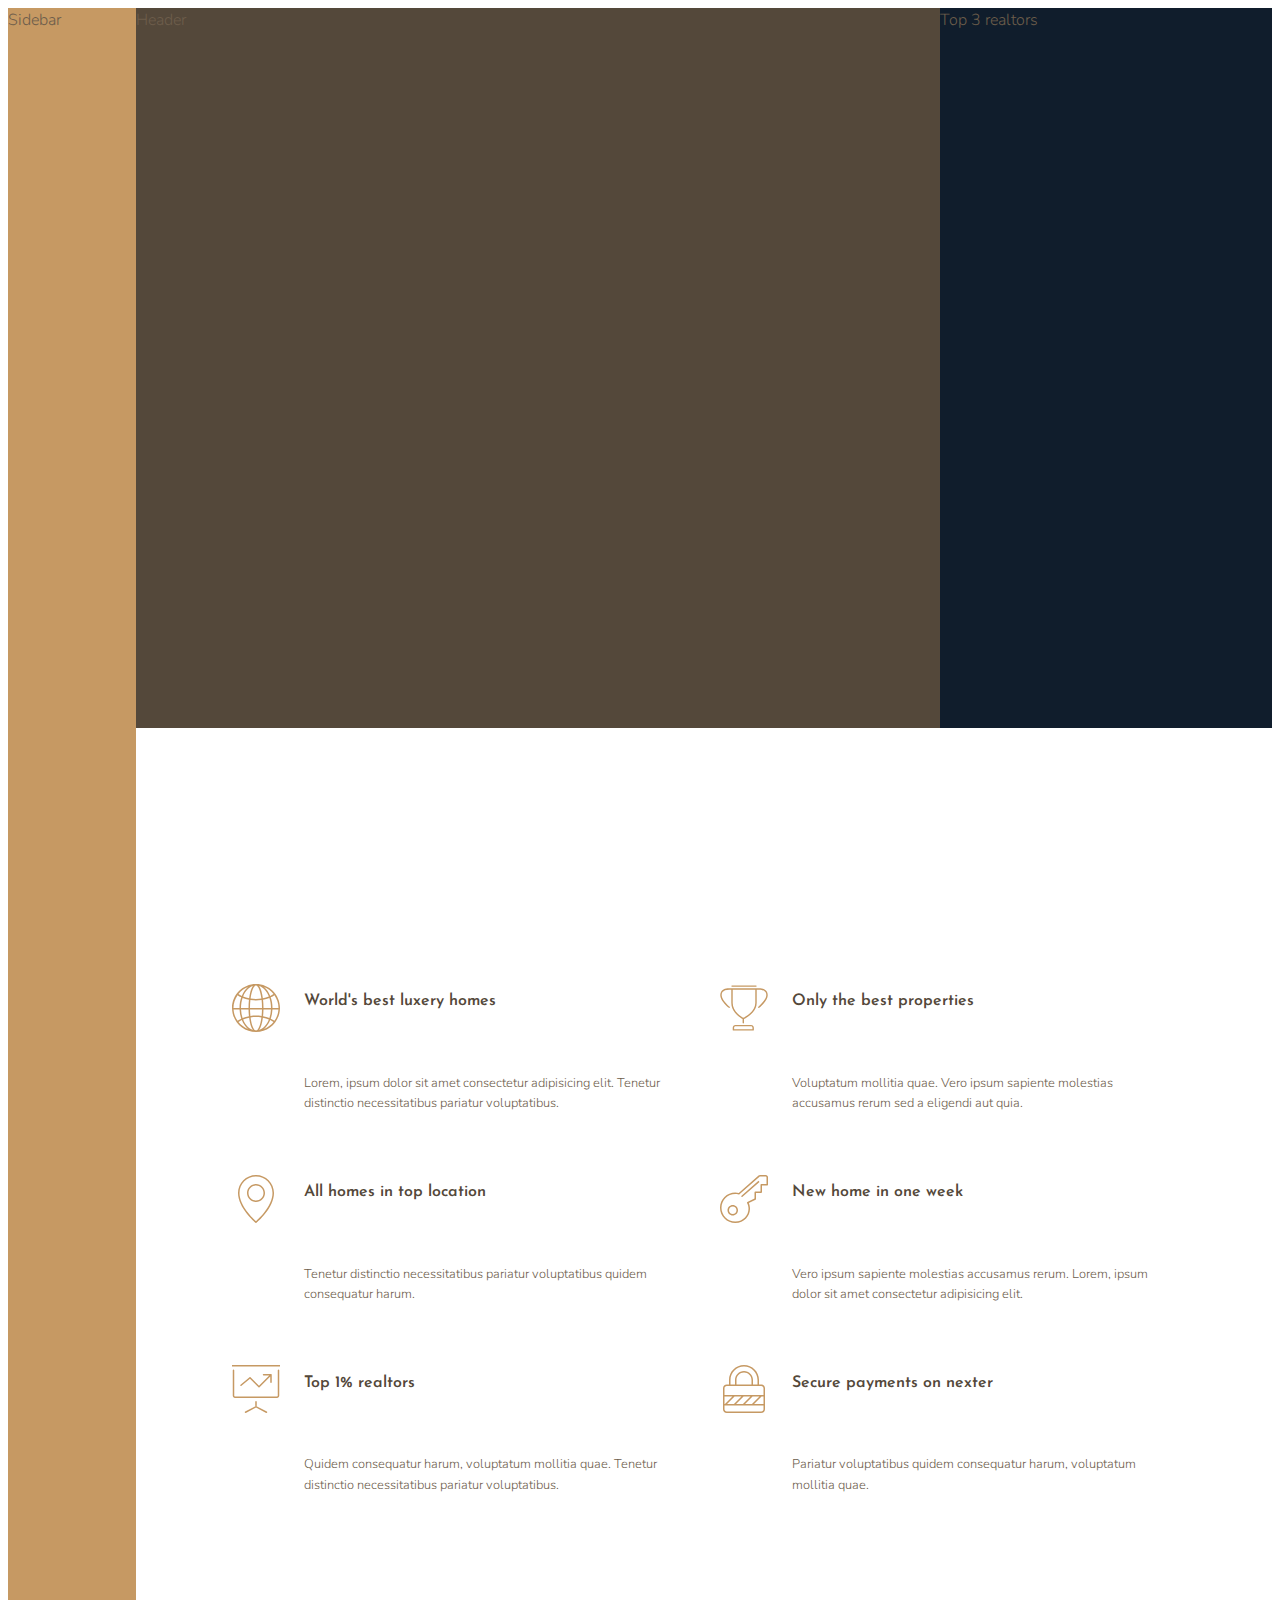
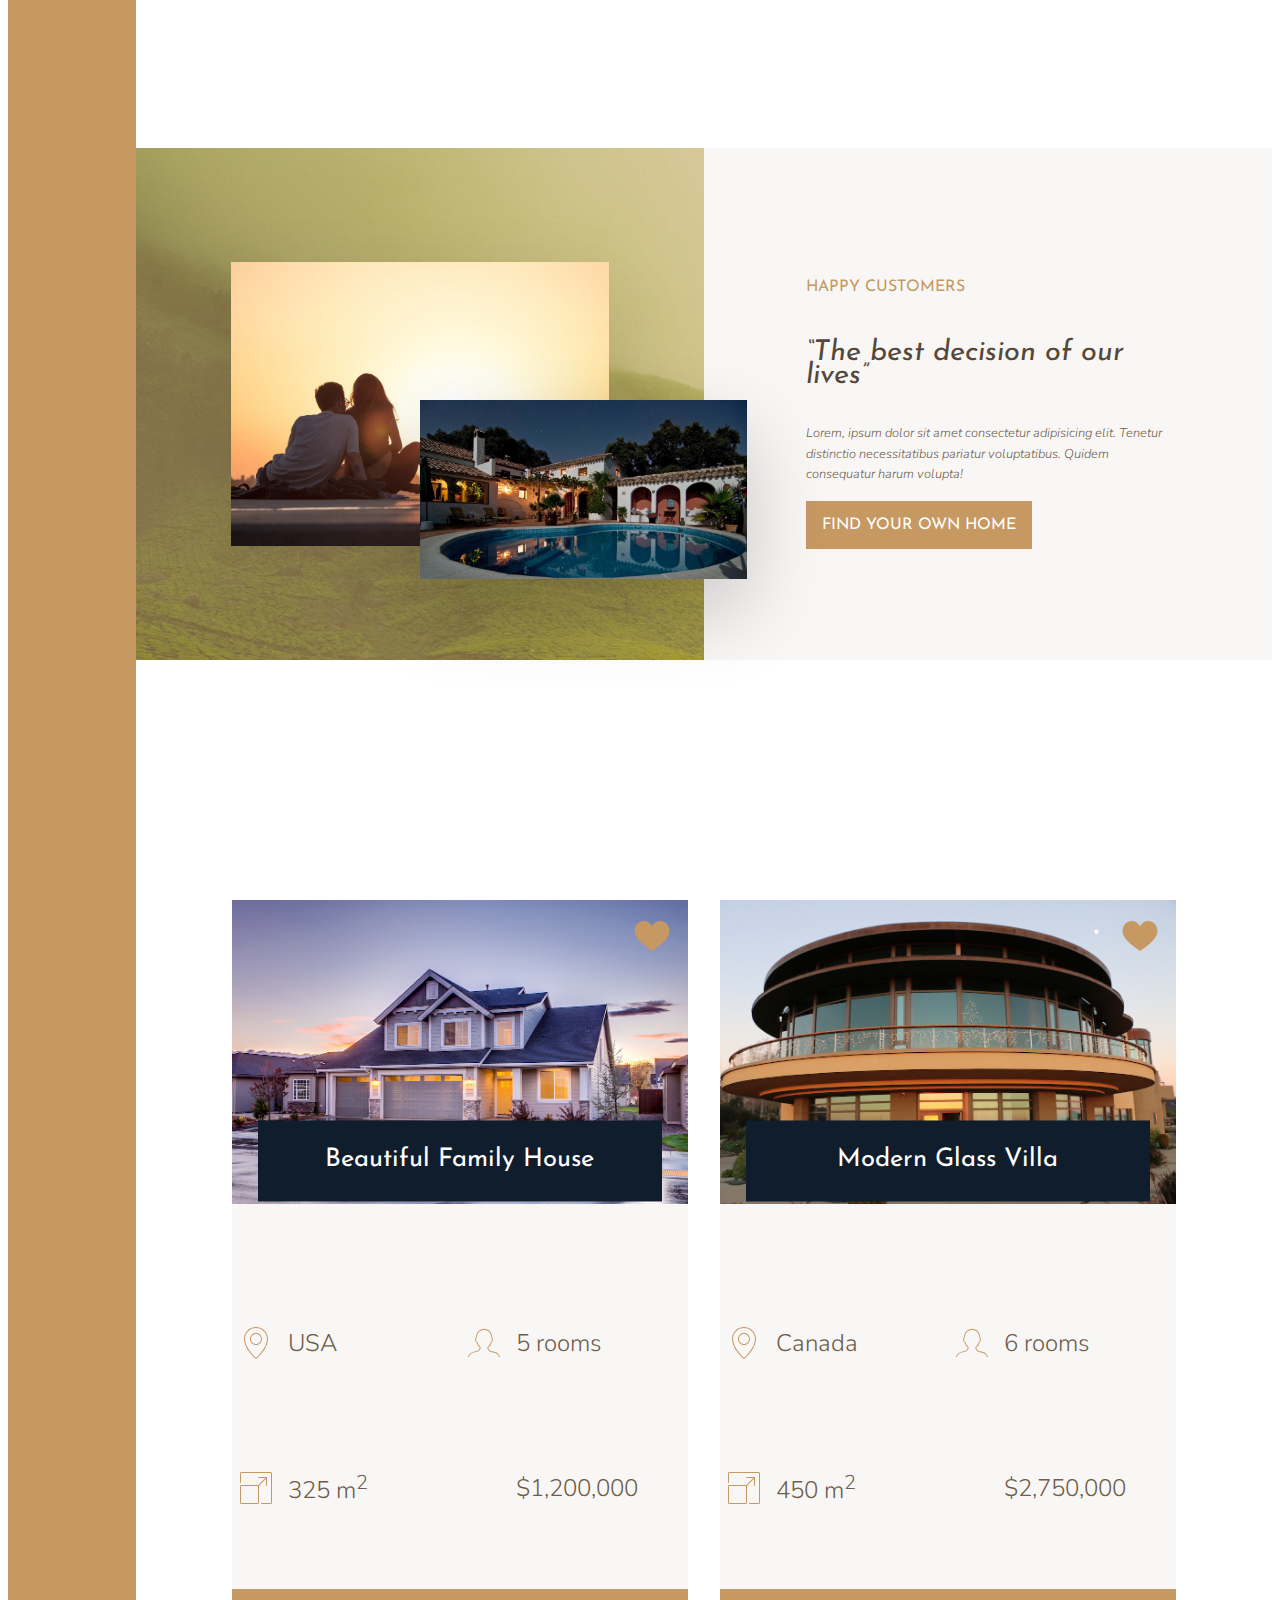
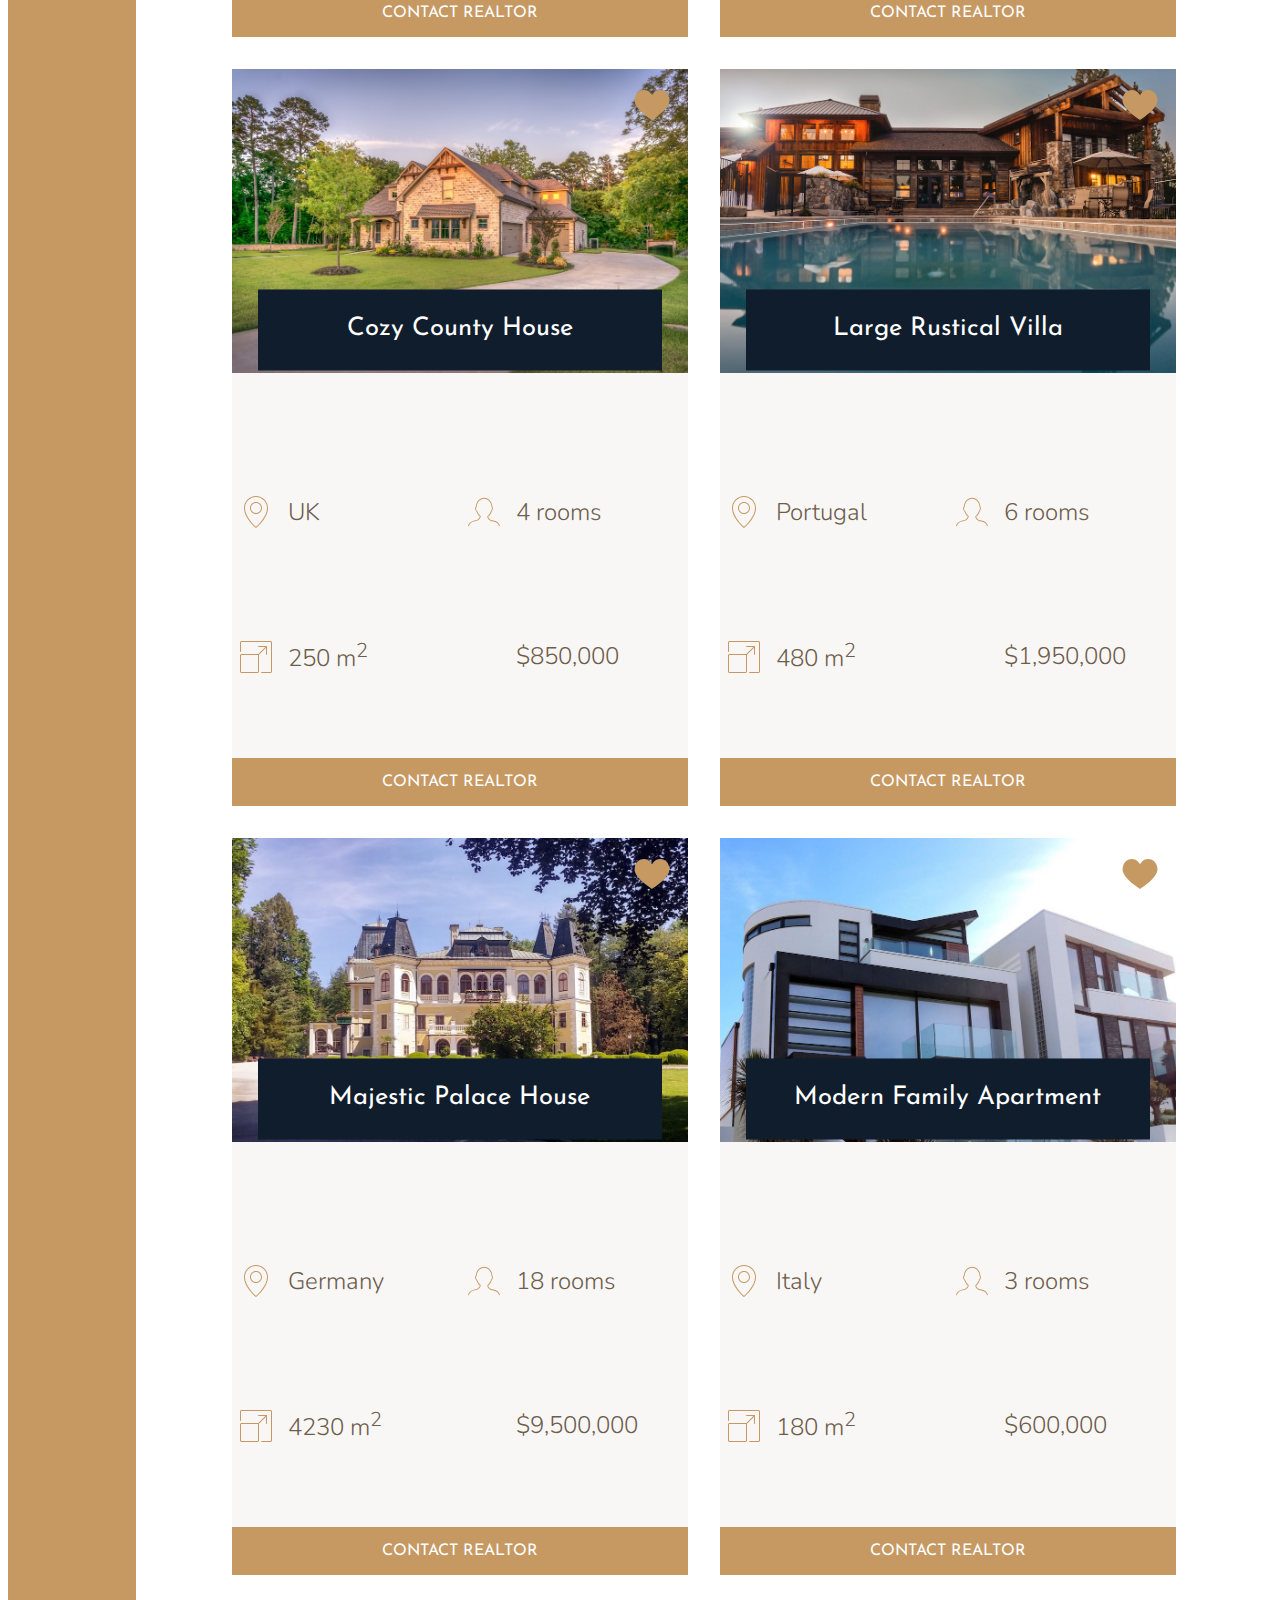
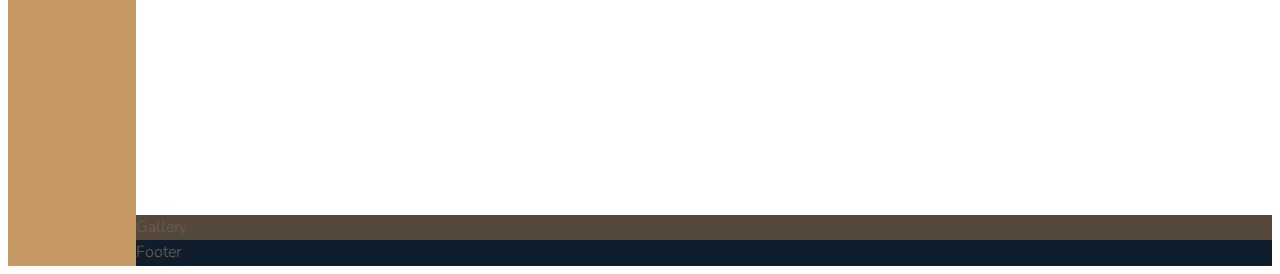
<file: Nester-project/index.html>
<!DOCTYPE html>
<html lang="en">

  <head>
    <meta charset="UTF-8">
    <meta name="viewport" content="width=device-width, initial-scale=1.0">
    <meta http-equiv="X-UA-Compatible" content="ie=edge">

    <link href="https://fonts.googleapis.com/css?family=Josefin+Sans:300,400,400i|Nunito:300,300i" rel="stylesheet">
    <link rel="stylesheet" href="./css-img/sass/main.css">
    <link rel="shortcut icon" type="image/png" href="./css-img/img/favicon.png">

    <title>nexter &mdash; your home, your freedom</title>
  </head>

  <body class="container">
    <div class="sidebar">
      Sidebar
    </div>

    <header class="header">
      Header
    </header>

    <div class="realtors">
      Top 3 realtors
    </div>

    <section class="features">
      <div class="feature">
        <svg class="feature__icon">
          <use xlink:href="./css-img/img/sprite.svg#icon-global"></use>
        </svg>
        <h4 class="heading-4 heading-4--dark">World's best luxery homes</h4>
        <p class="feature__text">Lorem, ipsum dolor sit amet consectetur adipisicing elit. Tenetur distinctio
          necessitatibus pariatur voluptatibus.</p>
      </div>
      <div class="feature">
        <svg class="feature__icon">
          <use xlink:href="./css-img/img/sprite.svg#icon-trophy"></use>
        </svg>
        <h4 class="heading-4 heading-4--dark">Only the best properties</h4>
        <p class="feature__text">Voluptatum mollitia quae. Vero ipsum sapiente molestias accusamus rerum sed a eligendi
          aut quia.</p>
      </div>
      <div class="feature">
        <svg class="feature__icon">
          <use xlink:href="./css-img/img/sprite.svg#icon-map-pin"></use>
        </svg>
        <h4 class="heading-4 heading-4--dark">All homes in top location</h4>
        <p class="feature__text">Tenetur distinctio necessitatibus pariatur voluptatibus quidem consequatur harum.</p>
      </div>
      <div class="feature">
        <svg class="feature__icon">
          <use xlink:href="./css-img/img/sprite.svg#icon-key"></use>
        </svg>
        <h4 class="heading-4 heading-4--dark">New home in one week</h4>
        <p class="feature__text">Vero ipsum sapiente molestias accusamus rerum. Lorem, ipsum dolor sit amet consectetur
          adipisicing elit.</p>
      </div>
      <div class="feature">
        <svg class="feature__icon">
          <use xlink:href="./css-img/img/sprite.svg#icon-presentation"></use>
        </svg>
        <h4 class="heading-4 heading-4--dark">Top 1% realtors</h4>
        <p class="feature__text">Quidem consequatur harum, voluptatum mollitia quae. Tenetur distinctio necessitatibus
          pariatur voluptatibus.</p>
      </div>
      <div class="feature">
        <svg class="feature__icon">
          <use xlink:href="./css-img/img/sprite.svg#icon-lock"></use>
        </svg>
        <h4 class="heading-4 heading-4--dark">Secure payments on nexter</h4>
        <p class="feature__text">Pariatur voluptatibus quidem consequatur harum, voluptatum mollitia quae.</p>
      </div>
    </section>

    <div class="story__pictures">
      <img src="./css-img/img/story-1.jpeg" alt="Couple with new house" class="story__img--1">
      <img src="./css-img/img/story-2.jpeg" alt="new house" class="story__img--2">
    </div>
    <div class="story__content">
      <h3 class="heading-3">Happy customers</h3>
      <h2 class="heading-2 heading-2--dark">&ldquo;The best decision of our lives&rdquo;</h2>
      <p class="story__text">Lorem, ipsum dolor sit amet consectetur adipisicing elit. Tenetur distinctio necessitatibus
        pariatur voluptatibus.
        Quidem consequatur harum volupta!</p>
      <button class="btn">Find your own home</button>
    </div>

    <section class="homes">
      <div class="home">
        <img src="./css-img/img/house-1.jpeg" alt="House 1" class="home__img">
        <svg class="home__like">
          <use xlink:href="./css-img/img/sprite.svg#icon-heart-full"></use>
        </svg>
        <h5 class="home__name">Beautiful Family House</h5>
        <div class="home__location">
          <svg>
            <use xlink:href="./css-img/img/sprite.svg#icon-map-pin"></use>
          </svg>
          <p>USA</p>
        </div>
        <div class="home__rooms">
          <svg>
            <use xlink:href="./css-img/img/sprite.svg#icon-profile-male"></use>
          </svg>
          <p>5 rooms</p>
        </div>
        <div class="home__area">
          <svg>
            <use xlink:href="./css-img/img/sprite.svg#icon-expand"></use>
          </svg>
          <p>325 m<sup>2</sup></p>
        </div>
        <div class="home__price">
          <svg>
            <use xlink:href="./css-img/img/sprite.svg#icon-map-key"></use>
          </svg>
          <p>$1,200,000</p>
        </div>
        <button class="btn home__btn">Contact realtor</button>
      </div>

      <div class="home">
        <img src="./css-img/img/house-2.jpeg" alt="House 2" class="home__img">
        <svg class="home__like">
          <use xlink:href="./css-img/img/sprite.svg#icon-heart-full"></use>
        </svg>
        <h5 class="home__name">Modern Glass Villa</h5>
        <div class="home__location">
          <svg>
            <use xlink:href="./css-img/img/sprite.svg#icon-map-pin"></use>
          </svg>
          <p>Canada</p>
        </div>
        <div class="home__rooms">
          <svg>
            <use xlink:href="./css-img/img/sprite.svg#icon-profile-male"></use>
          </svg>
          <p>6 rooms</p>
        </div>
        <div class="home__area">
          <svg>
            <use xlink:href="./css-img/img/sprite.svg#icon-expand"></use>
          </svg>
          <p>450 m<sup>2</sup></p>
        </div>
        <div class="home__price">
          <svg>
            <use xlink:href="./css-img/img/sprite.svg#icon-map-key"></use>
          </svg>
          <p>$2,750,000</p>
        </div>
        <button class="btn home__btn">Contact realtor</button>
      </div>

      <div class="home">
        <img src="./css-img/img/house-3.jpeg" alt="House 3" class="home__img">
        <svg class="home__like">
          <use xlink:href="./css-img/img/sprite.svg#icon-heart-full"></use>
        </svg>
        <h5 class="home__name">Cozy County House</h5>
        <div class="home__location">
          <svg>
            <use xlink:href="./css-img/img/sprite.svg#icon-map-pin"></use>
          </svg>
          <p>UK</p>
        </div>
        <div class="home__rooms">
          <svg>
            <use xlink:href="./css-img/img/sprite.svg#icon-profile-male"></use>
          </svg>
          <p>4 rooms</p>
        </div>
        <div class="home__area">
          <svg>
            <use xlink:href="./css-img/img/sprite.svg#icon-expand"></use>
          </svg>
          <p>250 m<sup>2</sup></p>
        </div>
        <div class="home__price">
          <svg>
            <use xlink:href="./css-img/img/sprite.svg#icon-map-key"></use>
          </svg>
          <p>$850,000</p>
        </div>
        <button class="btn home__btn">Contact realtor</button>
      </div>

      <div class="home">
        <img src="./css-img/img/house-4.jpeg" alt="House 4" class="home__img">
        <svg class="home__like">
          <use xlink:href="./css-img/img/sprite.svg#icon-heart-full"></use>
        </svg>
        <h5 class="home__name">Large Rustical Villa</h5>
        <div class="home__location">
          <svg>
            <use xlink:href="./css-img/img/sprite.svg#icon-map-pin"></use>
          </svg>
          <p>Portugal</p>
        </div>
        <div class="home__rooms">
          <svg>
            <use xlink:href="./css-img/img/sprite.svg#icon-profile-male"></use>
          </svg>
          <p>6 rooms</p>
        </div>
        <div class="home__area">
          <svg>
            <use xlink:href="./css-img/img/sprite.svg#icon-expand"></use>
          </svg>
          <p>480 m<sup>2</sup></p>
        </div>
        <div class="home__price">
          <svg>
            <use xlink:href="./css-img/img/sprite.svg#icon-map-key"></use>
          </svg>
          <p>$1,950,000</p>
        </div>
        <button class="btn home__btn">Contact realtor</button>
      </div>

      <div class="home">
        <img src="./css-img/img/house-5.jpeg" alt="House 5" class="home__img">
        <svg class="home__like">
          <use xlink:href="./css-img/img/sprite.svg#icon-heart-full"></use>
        </svg>
        <h5 class="home__name">Majestic Palace House</h5>

        <div class="home__location">
          <svg>
            <use xlink:href="./css-img/img/sprite.svg#icon-map-pin"></use>
          </svg>
          <p>Germany</p>
        </div>

        <div class="home__rooms">
          <svg>
            <use xlink:href="./css-img/img/sprite.svg#icon-profile-male"></use>
          </svg>
          <p>18 rooms</p>
        </div>

        <div class="home__area">
          <svg>
            <use xlink:href="./css-img/img/sprite.svg#icon-expand"></use>
          </svg>
          <p>4230 m<sup>2</sup></p>
        </div>

        <div class="home__price">
          <svg>
            <use xlink:href="./css-img/img/sprite.svg#icon-map-key"></use>
          </svg>
          <p>$9,500,000</p>
        </div>
        <button class="btn home__btn">Contact realtor</button>
      </div>

      <div class="home">
        <img src="./css-img/img/house-6.jpeg" alt="House 1" class="home__img">
        <svg class="home__like">
          <use xlink:href="./css-img/img/sprite.svg#icon-heart-full"></use>
        </svg>
        <h5 class="home__name">Modern Family Apartment</h5>
        <div class="home__location">
          <svg>
            <use xlink:href="./css-img/img/sprite.svg#icon-map-pin"></use>
          </svg>
          <p>Italy</p>
        </div>
        <div class="home__rooms">
          <svg>
            <use xlink:href="./css-img/img/sprite.svg#icon-profile-male"></use>
          </svg>
          <p>3 rooms</p>
        </div>
        <div class="home__area">
          <svg>
            <use xlink:href="./css-img/img/sprite.svg#icon-expand"></use>
          </svg>
          <p>180 m<sup>2</sup></p>
        </div>
        <div class="home__price">
          <svg>
            <use xlink:href="./css-img/img/sprite.svg#icon-map-key"></use>
          </svg>
          <p>$600,000</p>
        </div>
        <button class="btn home__btn">Contact realtor</button>
      </div>
    </section>

    <section class="gallery">
      Gallery
    </section>

    <footer class="footer">
      Footer
    </footer>
  </body>

</html>
</file>
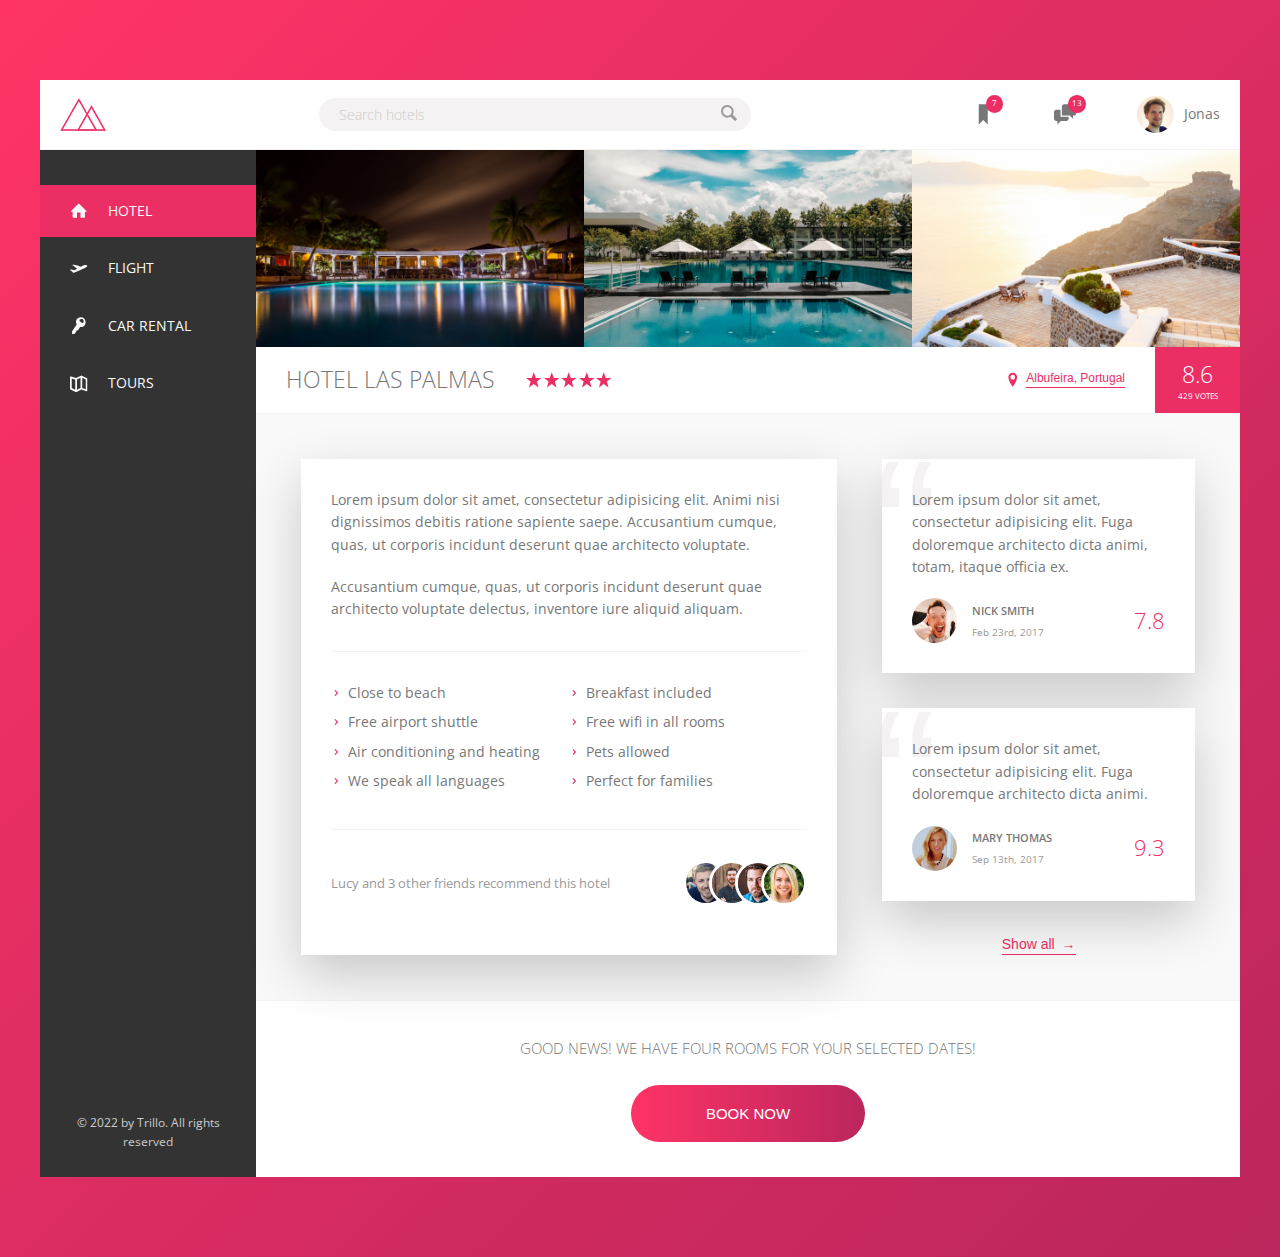
<file: Trillow-project/index.html>
<!DOCTYPE html>
<html lang="en">

  <head>
    <meta charset="UTF-8">
    <meta name="viewport" content="width=device-width, initial-scale=1.0">
    <link href="https://fonts.googleapis.com/css?family=Open+Sans:300,400,600" rel="stylesheet">
    <link rel="stylesheet" href="./css/sass/main.css">

    <title>trillo &mdash; Your all-in-one booking app</title>
  </head>

  <body>
    <div class="container">
      <header class="header">
        <img src="./css/images/logo.png" alt="Trillo logo" class="logo">

        <form action="#" class="search">
          <input type="text" class="search__input" placeholder="Search hotels">
          <button class="search__btn">
            <svg class="search__icon">
              <use xlink:href="./css/images/sprite.svg#icon-magnifying-glass"></use>
            </svg>
          </button>
        </form>

        <nav class="user-nav">
          <div class="user-nav__icon-box">
            <svg class="user-nav__icon">
              <use xlink:href="./css/images/sprite.svg#icon-bookmark"></use>
            </svg>
            <span class="user-nav__notification">7</span>
          </div>

          <div class="user-nav">
            <div class="user-nav__icon-box">
              <svg class="user-nav__icon">
                <use xlink:href="./css/images/sprite.svg#icon-chat"></use>
              </svg>
              <span class="user-nav__notification">13</span>
            </div>
          </div>

          <div class="user-nav__user">
            <img src="./css/images/user.jpg" alt="User Photo" class="user-nav__user-photo">
            <span class="user-nav__user-name">Jonas</span>
          </div>
        </nav>
      </header>

      <div class="content">
        <nav class="sidebar">
          <ul class="side-nav">
            <li class="side-nav__item side-nav__item--active">
              <a href="#" class="side-nav__link">
                <svg class="side-nav__icon">
                  <use xlink:href="./css/images/sprite.svg#icon-home"></use>
                </svg><span>Hotel</span>
              </a>
            </li>
            <li class="side-nav__item">
              <a href="#" class="side-nav__link">
                <svg class="side-nav__icon">
                  <use xlink:href="./css/images/sprite.svg#icon-aircraft-take-off"></use>
                </svg><span>Flight</span>
              </a>
            </li>
            <li class="side-nav__item">
              <a href="#" class="side-nav__link">
                <svg class="side-nav__icon">
                  <use xlink:href="./css/images/sprite.svg#icon-key"></use>
                </svg><span>Car rental</span>
              </a>
            </li>
            <li class="side-nav__item">
              <a href="#" class="side-nav__link">
                <svg class="side-nav__icon">
                  <use xlink:href="./css/images/sprite.svg#icon-map"></use>
                </svg><span>Tours</span>
              </a>
            </li>
          </ul>

          <div class="legal">
            &copy; 2022 by Trillo. All rights reserved
          </div>
        </nav>

        <main class="hotel-view">
          <div class="gallery">
            <figure class="gallery__item">
              <img src="./css/images/hotel-1.jpg" alt="Hotel 1" class="gallery__photo">
            </figure>
            <figure class="gallery__item">
              <img src="./css/images/hotel-2.jpg" alt="Hotel 2" class="gallery__photo">
            </figure>
            <figure class="gallery__item">
              <img src="./css/images/hotel-3.jpg" alt="Hotel 3" class="gallery__photo">
            </figure>
          </div>

          <div class="overview">
            <h1 class="overview__heading">Hotel Las Palmas</h1>
            <div class="overview__stars">
              <svg class="overview__icon-star">
                <use xlink:href="./css/images/sprite.svg#icon-star"></use>
              </svg>
              <svg class="overview__icon-star">
                <use xlink:href="./css/images/sprite.svg#icon-star"></use>
              </svg>
              <svg class="overview__icon-star">
                <use xlink:href="./css/images/sprite.svg#icon-star"></use>
              </svg>
              <svg class="overview__icon-star">
                <use xlink:href="./css/images/sprite.svg#icon-star"></use>
              </svg>
              <svg class="overview__icon-star">
                <use xlink:href="./css/images/sprite.svg#icon-star"></use>
              </svg>
            </div>

            <div class="overview__location">
              <svg class="overview__icon-location">
                <use xlink:href="./css/images/sprite.svg#icon-location-pin"></use>
              </svg>
              <button class="btn-inline">Albufeira, Portugal</button>
            </div>

            <div class="overview__rating">
              <div class="overview__rating-average">8.6</div>
              <div class="overview__rating-count">429 votes</div>
            </div>
          </div>

          <div class="detail">
            <div class="description">
              <p class="paragraph">Lorem ipsum dolor sit amet, consectetur adipisicing elit. Animi nisi dignissimos
                debitis ratione sapiente saepe.
                Accusantium cumque, quas, ut corporis incidunt deserunt quae architecto voluptate.
              </p>
              <p class="paragraph">Accusantium cumque, quas, ut corporis incidunt deserunt quae architecto voluptate
                delectus, inventore iure aliquid
                aliquam.
              </p>

              <ul class="list">
                <li class="list__item">Close to beach</li>
                <li class="list__item">Breakfast included</li>
                <li class="list__item">Free airport shuttle</li>
                <li class="list__item">Free wifi in all rooms</li>
                <li class="list__item">Air conditioning and heating</li>
                <li class="list__item">Pets allowed</li>
                <li class="list__item">We speak all languages</li>
                <li class="list__item">Perfect for families</li>
              </ul>

              <div class="recommend">
                <p class="recommend__count">Lucy and 3 other friends recommend this hotel</p>
                <div class="recommend__friends">
                  <img src="./css/images/user-3.jpg" alt="Friend 1" class="recommend__photo">
                  <img src="./css/images/user-4.jpg" alt="Friend 2" class="recommend__photo">
                  <img src="./css/images/user-5.jpg" alt="Friend 3" class="recommend__photo">
                  <img src="./css/images/user-6.jpg" alt="Friend 4" class="recommend__photo">
                </div>
              </div>
            </div>

            <div class="user-reviews">
              <figure class="review">
                <blockquote class="review__text">Lorem ipsum dolor sit amet, consectetur adipisicing elit. Fuga
                  doloremque architecto dicta animi, totam, itaque officia
                  ex.</blockquote>
                <figcaption class="review__user">
                  <img src="./css/images/user-1.jpg" alt="User 1" class="review__photo">
                  <div class="review__user-box">
                    <p class="review__user-name">Nick Smith</p>
                    <p class="review__user-date">Feb 23rd, 2017</p>
                  </div>
                  <div class="review__user-rating">7.8</div>
                </figcaption>
              </figure>

              <figure class="review">
                <blockquote class="review__text">Lorem ipsum dolor sit amet, consectetur adipisicing elit. Fuga
                  doloremque architecto dicta animi.</blockquote>
                <figcaption class="review__user">
                  <img src="./css/images/user-2.jpg" alt="User 1" class="review__photo">
                  <div class="review__user-box">
                    <p class="review__user-name">Mary Thomas</p>
                    <p class="review__user-date">Sep 13th, 2017</p>
                  </div>
                  <div class="review__user-rating">9.3</div>
                </figcaption>
              </figure>

              <button class="btn-inline">Show all <span>&rarr;</span></button>
            </div>
          </div>
          <div class="cta">
            <h2 class="cta__book-now">Good news! we have four rooms for your selected dates!</h2>

            <button class="btn"> <span class="btn__visible">Book Now</span>
              <span class="btn__invisible">Only 4 rooms left</span> </button>
          </div>
        </main>
      </div>
    </div>
  </body>

</html>
</file>
<file: Nester-project/css-img/sass/main.css>
html {
  box-sizing: border-box;
}

body {
  font-family: "Nunito", sans-serif;
  color: #6d5d4b;
  font-weight: 300;
  line-height: 1.6;
}

.container {
  display: grid;
  grid-template-rows: 80vh -webkit-min-content 40vw repeat(3, -webkit-min-content);
  grid-template-rows: 80vh min-content 40vw repeat(3, min-content);
  grid-template-columns: [sidebar-start] 8rem [sidebar-end full-start] minmax(6rem, 1fr) [center-start] repeat(8, [col-start] minmax(-webkit-min-content, 14rem) [col-end]) [center-end] minmax(6rem, 1fr) [full-end];
  grid-template-columns: [sidebar-start] 8rem [sidebar-end full-start] minmax(6rem, 1fr) [center-start] repeat(8, [col-start] minmax(min-content, 14rem) [col-end]) [center-end] minmax(6rem, 1fr) [full-end];
}

.heading-4, .heading-3, .heading-2, .heading-1 {
  font-family: "Josefin Sans", sans-serif;
  font-weight: 400;
}

.heading-2 {
  font-size: 1.8rem;
  font-style: italic;
  line-height: 0.8;
}
.heading-2--light {
  color: #f9f7f6;
}
.heading-2--dark {
  color: #54483a;
}

.heading-3 {
  font-size: 1rem;
  color: #c69963;
  text-transform: uppercase;
}

.heading-4 {
  font-size: 1rem;
  font-weight: 600;
}
.heading-4--light {
  color: #f9f7f6;
}
.heading-4--dark {
  color: #54483a;
}

.btn {
  background-color: #c69963;
  color: #fff;
  border: none;
  border-radius: 0;
  font-family: "Josefin Sans", sans-serif;
  font-size: 1rem;
  text-transform: uppercase;
  padding: 1rem;
  cursor: pointer;
  transition: all 2s;
}
.btn:hover {
  background-color: #b28451;
}

.sidebar {
  background-color: #c69963;
  grid-column: sidebar-start/sidebar-end;
  grid-row: 1/-1;
}

.header {
  background-color: #54483a;
  grid-column: full-start/col-end 6;
}

.realtors {
  background-color: #101d2c;
  grid-column: col-start 7/full-end;
}

.features {
  grid-column: center-start/center-end;
  margin: 15rem 0;
  display: grid;
  grid-template-columns: repeat(auto-fit, minmax(20rem, 1fr));
  gap: 2rem;
  align-items: start;
}

.feature {
  display: grid;
  grid-template-columns: -webkit-min-content 1fr;
  grid-template-columns: min-content 1fr;
  gap: 1.5rem;
}
.feature__icon {
  fill: #c69963;
  height: 3rem;
  width: 3rem;
  grid-row: 1/span 2;
  transform: translateY(1rem);
}
.feature__text {
  font-size: 0.8rem;
}

.story__pictures {
  background-color: #c69963;
  background-image: linear-gradient(rgba(198, 153, 99, 0.5), rgba(198, 153, 99, 0.5)), url(../img/back.jpg);
  grid-column: full-start/col-end 4;
  display: grid;
  grid-template-rows: repeat(6, 1fr);
  grid-template-columns: repeat(6, 1fr);
  align-items: center;
}
.story__img--1 {
  width: 100%;
  grid-row: 2/6;
  grid-column: 2/6;
  box-shadow: 0 2rem 5rem rgba(0, 0, 0, 0.1);
}
.story__img--2 {
  width: 115%;
  grid-row: 4/6;
  grid-column: 4/7;
  z-index: 10;
  box-shadow: 0 2rem 5rem rgba(0, 0, 0, 0.2);
}
.story__content {
  background-color: #f9f7f6;
  grid-column: col-start 5/full-end;
  padding: 6rem 8vw;
  display: grid;
  align-content: center;
  justify-items: start;
}
.story__text {
  font-style: italic;
  margin-bottom: 1rem;
  font-size: 0.8rem;
}

.homes {
  grid-column: center-start/center-end;
  margin: 15rem 0;
  display: grid;
  grid-template-columns: repeat(auto-fit, minmax(20rem, 1fr));
  gap: 2rem;
}

.home {
  background-color: #f9f7f6;
  display: grid;
  grid-template-columns: repeat(2, 1fr);
  row-gap: 3.5rem;
}
.home__img {
  width: 100%;
  grid-row: 1/2;
  grid-column: 1/-1;
  z-index: 1;
}
.home__like {
  grid-row: 1/2;
  grid-column: 2/3;
  fill: #c69963;
  height: 2.5rem;
  width: 2.5rem;
  justify-self: end;
  margin: 1rem;
  z-index: 5;
}
.home__name {
  grid-row: 1/2;
  grid-column: 1/-1;
  justify-self: center;
  align-self: end;
  width: 80%;
  font-family: "Josefin Sans", sans-serif;
  font-size: 1.6rem;
  font-weight: 400;
  padding: 1.25rem;
  text-align: center;
  background-color: #101d2c;
  color: #fff;
  transform: translateY(50%);
  z-index: 5;
}
.home__location, .home__rooms {
  margin-top: 2.5rem;
}
.home__location, .home__rooms, .home__area, .home__price {
  font-size: 1.5rem;
  margin-left: 0.5rem;
  display: flex;
  align-items: center;
}
.home__location svg, .home__rooms svg, .home__area svg, .home__price svg {
  fill: #c69963;
  height: 2rem;
  width: 2rem;
  margin-right: 1rem;
}
.home__btn {
  grid-column: 1/-1;
}

.gallery {
  background-color: #54483a;
  grid-column: full-start/full-end;
}

.footer {
  background-color: #101d2c;
  grid-column: full-start/full-end;
}/*# sourceMappingURL=main.css.map */
</file>
<file: Trillow-project/css/sass/main.css>
@charset "UTF-8";
:root {
  --color-primary: #eb2f64;
  --color-primary-light: #ff3366;
  --color-primary-dark: #ba265d;
  --color-grey-light-1: #faf9f9;
  --color-grey-light-2: #f4f2f2;
  --color-grey-light-3: #f0eeee;
  --color-grey-light-4: #ccc;
  --color-grey-dark-1: #333;
  --color-grey-dark-2: #777;
  --color-grey-dark-3: #999;
  --color-white: #fff;
  --shadow-dark: 0 2rem 6rem rgba(0, 0, 0, 0.3);
  --shadow-light: 0 2rem 5rem rgba(0, 0, 0, 0.2);
  --line: 1px solid var(--color-grey-light-2);
}

* {
  margin: 0;
  padding: 0;
}

*,
*::before,
*::after {
  box-sizing: inherit;
}

html {
  box-sizing: border-box;
  font-size: 62.5%;
}
@media only screen and (max-width: 68.75em) {
  html {
    font-size: 50%;
  }
}

body {
  font-family: "Open Sans", sans-serif;
  font-weight: 400;
  line-height: 1.6;
  color: var(--color-grey-dark-2);
  background-image: linear-gradient(to right bottom, var(--color-primary-light), var(--color-primary-dark));
  background-size: cover;
  background-repeat: no-repeat;
}

.logo {
  height: 3.25rem;
  margin-left: 2rem;
}

.search {
  flex: 0 0 40%;
  display: flex;
  align-items: center;
  justify-content: center;
}
@media only screen and (max-width: 31.25em) {
  .search {
    order: 1;
    flex: 100%;
    background-color: var(--color-grey-light-2);
  }
}
.search__input {
  font-family: inherit;
  font-size: inherit;
  color: inherit;
  background-color: var(--color-grey-light-2);
  border: none;
  padding: 0.7rem 2rem;
  border-radius: 100px;
  width: 90%;
  margin-right: -3.25rem;
  transition: all 0.3s;
}
.search__input:focus {
  outline: none;
  width: 100%;
  background-color: var(--color-grey-light-3);
}
.search__input::-webkit-input-placeholder {
  font-weight: 100;
  color: var(--color-grey-light-4);
}
.search__input:focus + .search__btn {
  background-color: var(--color-grey-light-3);
}
.search__btn {
  border: none;
  background-color: var(--color-grey-light-2);
}
.search__btn:focus {
  outline: none;
  transform: translateY(0.2rem);
}
.search__icon {
  height: 2rem;
  width: 2rem;
  fill: var(--color-grey-dark-3);
}

.user-nav {
  display: flex;
  align-items: center;
  align-self: stretch;
}
.user-nav > * {
  padding: 0 2rem;
  cursor: pointer;
  height: 100%;
  display: flex;
  align-items: center;
}
.user-nav > *:hover {
  background-color: var(--color-grey-light-2);
}
.user-nav__icon-box {
  position: relative;
}
.user-nav__icon {
  height: 2.25rem;
  width: 2.25rem;
  fill: var(--color-grey-dark-2);
}
.user-nav__notification {
  font-size: 0.8rem;
  height: 1.75rem;
  width: 1.75rem;
  border-radius: 50%;
  background-color: var(--color-primary);
  color: var(--color-white);
  position: absolute;
  top: 1.5rem;
  right: 1.1rem;
  display: flex;
  justify-content: center;
  align-items: center;
}
.user-nav__user-photo {
  height: 3.75rem;
  border-radius: 50%;
  margin-right: 1rem;
}

.side-nav {
  font-size: 1.4rem;
  list-style: none;
  margin-top: 3.5rem;
}
@media only screen and (max-width: 56.25em) {
  .side-nav {
    display: flex;
    margin: 0;
  }
}
.side-nav__item {
  position: relative;
}
.side-nav__item:not(:last-child) {
  margin-bottom: 0.5rem;
}
@media only screen and (max-width: 56.25em) {
  .side-nav__item:not(:last-child) {
    margin-bottom: 0;
  }
}
@media only screen and (max-width: 56.25em) {
  .side-nav__item {
    flex: 1;
  }
}
.side-nav__item::before {
  content: "";
  position: absolute;
  top: 0%;
  left: 0%;
  height: 100%;
  width: 0.3rem;
  background-color: var(--color-primary);
  transform: scaleY(0);
  transition: transform 0.2s, width 0.4s cubic-bezier(1, 0, 0, 1) 0.2s, background-color 0.1s;
}
.side-nav__item:hover::before, .side-nav__item--active::before {
  transform: scaleY(1);
  width: 100%;
}
.side-nav__item:active::before {
  background-color: var(--color-primary-light);
}
.side-nav__link:link, .side-nav__link:visited {
  color: var(--color-grey-light-1);
  text-decoration: none;
  text-transform: uppercase;
  display: block;
  padding: 1.5rem 3rem;
  position: relative;
  z-index: 10;
  display: flex;
  align-items: center;
}
@media only screen and (max-width: 56.25em) {
  .side-nav__link:link, .side-nav__link:visited {
    justify-content: center;
    padding: 2rem;
  }
}
@media only screen and (max-width: 37.5em) {
  .side-nav__link:link, .side-nav__link:visited {
    flex-direction: column;
    padding: 1.5rem 0.5rem;
  }
}
.side-nav__icon {
  width: 1.75rem;
  height: 1.75rem;
  margin-right: 2rem;
  fill: currentColor;
}
@media only screen and (max-width: 37.5em) {
  .side-nav__icon {
    margin-right: 0;
    margin-bottom: 0.7rem;
    width: 1.5rem;
    height: 1.5rem;
  }
}

.legal {
  font-size: 1.2rem;
  text-align: center;
  padding: 2.5rem;
  color: var(--color-grey-light-4);
}
@media only screen and (max-width: 56.25em) {
  .legal {
    display: none;
  }
}

.gallery {
  display: flex;
}
.gallery__photo {
  width: 100%;
  display: block;
}

.overview {
  display: flex;
  align-items: center;
  border-bottom: var(--line);
}
.overview__heading {
  font-size: 2.25rem;
  font-weight: 300;
  text-transform: uppercase;
  letter-spacing: 1;
  padding: 1.5rem 3rem;
}
@media only screen and (max-width: 37.5em) {
  .overview__heading {
    font-size: 1.8rem;
    padding: 1.25rem 2rem;
  }
}
.overview__stars {
  margin-right: auto;
  display: flex;
}
.overview__icon-star, .overview__icon-location {
  width: 1.75rem;
  height: 1.75rem;
  fill: var(--color-primary);
}
.overview__location {
  font-size: 1.2rem;
  display: flex;
  align-items: center;
}
.overview__icon-location {
  margin-right: 0.5rem;
}
.overview__rating {
  background-color: var(--color-primary);
  color: var(--color-white);
  margin-left: 3rem;
  align-self: stretch;
  padding: 0 2.25rem;
  display: flex;
  flex-direction: column;
  align-items: center;
  justify-content: center;
}
@media only screen and (max-width: 37.5em) {
  .overview__rating {
    padding: 0 1.5rem;
  }
}
.overview__rating-average {
  font-size: 2.25rem;
  font-weight: 300;
  margin-bottom: -0.3rem;
}
@media only screen and (max-width: 37.5em) {
  .overview__rating-average {
    padding: 1.8rem;
  }
}
.overview__rating-count {
  font-size: 0.8rem;
  text-transform: uppercase;
}
@media only screen and (max-width: 37.5em) {
  .overview__rating-count {
    font-size: 0.3rem;
  }
}

.btn-inline {
  border: none;
  color: var(--color-primary);
  font-size: inherit;
  border-bottom: 1px solid currentColor;
  padding-bottom: 0.2rem;
  display: inline-block;
  background-color: transparent;
  cursor: pointer;
  transition: all 0.3s;
}
.btn-inline span {
  margin-left: 0.3rem;
  transition: margin-left 0.3s;
}
.btn-inline:hover {
  color: var(--color-grey-dark-1);
}
.btn-inline:hover span {
  margin-left: 0.8rem;
}
.btn-inline:focus {
  outline: none;
  -webkit-animation: pulsate 1s infinite;
          animation: pulsate 1s infinite;
}

@-webkit-keyframes pulsate {
  0% {
    transform: scale(1);
    box-shadow: none;
  }
  50% {
    transform: scale(1.05);
    box-shadow: 0 1rem 4rem rgba(0, 0, 0, 0.25);
  }
  100% {
    transform: scale(1);
    box-shadow: none;
  }
}

@keyframes pulsate {
  0% {
    transform: scale(1);
    box-shadow: none;
  }
  50% {
    transform: scale(1.05);
    box-shadow: 0 1rem 4rem rgba(0, 0, 0, 0.25);
  }
  100% {
    transform: scale(1);
    box-shadow: none;
  }
}
.paragraph:not(:last-of-type) {
  margin-bottom: 2rem;
}

.list {
  list-style: none;
  margin: 3rem 0;
  padding: 3rem 0;
  border-top: var(--line);
  border-bottom: var(--line);
  display: flex;
  flex-wrap: wrap;
}
.list__item {
  flex: 0 0 50%;
  margin-bottom: 0.7rem;
}
.list__item::before {
  content: "";
  display: inline-block;
  height: 1rem;
  width: 1rem;
  margin-right: 0.7rem;
  background-image: url(../images/chevron-right.svg);
  background-size: cover;
}
@supports ((-webkit-mask-image: url()) or (mask-image: url())) {
  .list__item::before {
    background-color: var(--color-primary);
    -webkit-mask-image: url(../images/chevron-right.svg);
            mask-image: url(../images/chevron-right.svg);
    -webkit-mask-size: cover;
            mask-size: cover;
    background-image: none;
  }
}

.recommend {
  font-size: 1.3rem;
  color: var(--color-grey-dark-3);
  display: flex;
  align-items: center;
}
.recommend__count {
  margin-right: auto;
}
.recommend__friends {
  display: flex;
}
.recommend__photo {
  height: 4rem;
  width: 4rem;
  border-radius: 50%;
  border: 3px solid var(--color-white);
  box-sizing: content-box;
}
.recommend__photo:not(:last-child) {
  margin-right: -2rem;
}

.review {
  background-color: var(--color-white);
  box-shadow: var(--shadow-light);
  padding: 3rem;
  margin-bottom: 3.5rem;
  position: relative;
  overflow: hidden;
}
@media only screen and (max-width: 56.25em) {
  .review {
    padding: 2rem;
    margin-bottom: 3rem;
  }
}
.review__text {
  margin-bottom: 2rem;
  position: relative;
  z-index: 10;
}
.review__user {
  display: flex;
  align-items: center;
}
.review__photo {
  height: 4.5rem;
  width: 4.5rem;
  border-radius: 50%;
  margin-right: 1.5rem;
}
.review__user-box {
  margin-right: auto;
}
.review__user-name {
  font-size: 1.1rem;
  font-weight: 600;
  text-transform: uppercase;
  margin-bottom: 0.4rem;
}
.review__user-date {
  font-size: 1rem;
  color: var(--color-grey-dark-3);
}
.review__user-rating {
  color: var(--color-primary);
  font-size: 2.2rem;
  font-weight: 300;
}
.review::before {
  content: "“";
  position: absolute;
  top: -2.75rem;
  left: -1rem;
  font-size: 20rem;
  color: var(--color-grey-light-2);
  font-family: sans-serif;
  line-height: 1;
  z-index: 1;
}

.cta {
  padding: 3.5rem 0;
  text-align: center;
}
@media only screen and (max-width: 56.25em) {
  .cta {
    padding: 2.5rem 0;
  }
}
.cta__book-now {
  font-size: 1.5rem;
  font-weight: 300;
  text-transform: uppercase;
  margin-bottom: 2.5rem;
}

.btn {
  font-size: 1.5rem;
  font-weight: 300;
  text-transform: uppercase;
  border: none;
  border-radius: 100px;
  background-image: linear-gradient(to right, var(--color-primary-light), var(--color-primary-dark));
  color: var(--color-white);
  position: relative;
  overflow: hidden;
  cursor: pointer;
}
.btn > * {
  display: inline-block;
  height: 100%;
  width: 100%;
  transition: all 0.3s;
}
.btn__visible {
  padding: 2rem 7.5rem;
}
.btn__invisible {
  padding: 2rem 0;
  position: absolute;
  left: 0;
  top: -100%;
}
.btn:hover {
  background-image: linear-gradient(to left, var(--color-primary-light), var(--color-primary-dark));
}
.btn:hover .btn__visible {
  transform: translateY(100%);
}
.btn:hover .btn__invisible {
  top: 0;
}
.btn:focus {
  outline: none;
  -webkit-animation: pulsate 1s infinite;
          animation: pulsate 1s infinite;
}

.container {
  min-height: 50rem;
  max-width: 120rem;
  margin: 8rem auto;
  background-color: var(--color-grey-light-2);
  box-shadow: --shadow-dark;
}
@media only screen and (max-width: 75em) {
  .container {
    margin: 0;
    max-width: 100%;
  }
}

.header {
  font-size: 1.4rem;
  height: 7rem;
  background-color: var(--color-white);
  border-bottom: 1px solid var(--color-grey-light-2);
  display: flex;
  justify-content: space-between;
  align-items: center;
}
@media only screen and (max-width: 31.25em) {
  .header {
    flex-wrap: wrap;
    align-content: space-around;
    height: 11rem;
  }
}

.content {
  display: flex;
}
@media only screen and (max-width: 56.25em) {
  .content {
    flex-direction: column;
  }
}

.sidebar {
  background-color: var(--color-grey-dark-1);
  flex: 0 0 18%;
  display: flex;
  flex-direction: column;
  justify-content: space-between;
}

.hotel-view {
  background-color: var(--color-white);
  flex: 1;
}

.detail {
  font-size: 1.4rem;
  display: flex;
  padding: 4.5rem;
  background-color: var(--color-grey-light-1);
  border-bottom: var(--line);
}
@media only screen and (max-width: 56.25em) {
  .detail {
    padding: 3rem;
  }
}
@media only screen and (max-width: 37.5em) {
  .detail {
    flex-direction: column;
  }
}

.description {
  background-color: var(--color-white);
  box-shadow: var(--shadow-light);
  padding: 3rem;
  flex: 0 0 60%;
  margin-right: 4.5rem;
}
@media only screen and (max-width: 56.25em) {
  .description {
    padding: 2rem;
    margin-right: 3rem;
  }
}
@media only screen and (max-width: 37.5em) {
  .description {
    margin-right: 0;
    margin-bottom: 3rem;
  }
}

.user-reviews {
  flex: 1;
  display: flex;
  flex-direction: column;
  align-items: center;
}/*# sourceMappingURL=main.css.map */
</file>
